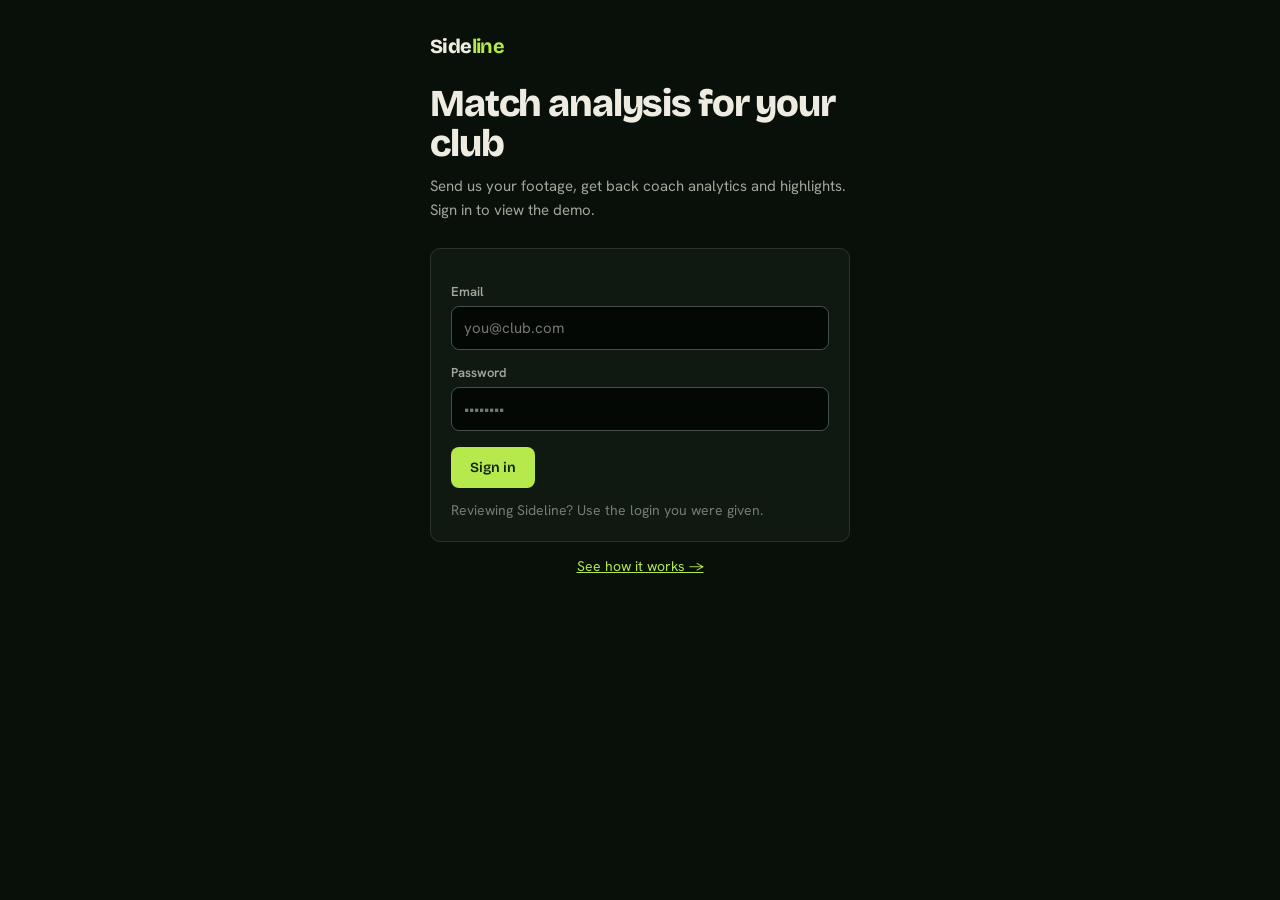
<file: site/index.html>
<!doctype html>
<html lang="en">
<head>
<meta charset="utf-8">
<meta name="viewport" content="width=device-width, initial-scale=1">
<title>Sideline — Sign in</title>
<link rel="preconnect" href="https://fonts.googleapis.com">
<link rel="preconnect" href="https://fonts.gstatic.com" crossorigin>
<link href="https://fonts.googleapis.com/css2?family=Bricolage+Grotesque:opsz,wght@12..96,400..800&family=Hanken+Grotesk:wght@400;500;600;700&family=JetBrains+Mono:wght@400;500;600&display=swap" rel="stylesheet">
<link rel="stylesheet" href="styles.css">
</head>
<body>
<div class="wrap" style="max-width:460px">
  <header class="top"><a class="brand" href="index.html">Side<b>line</b></a></header>
  <h1>Match analysis for your club</h1>
  <p class="sub">Send us your footage, get back coach analytics and highlights.
     Sign in to view the demo.</p>
  <div class="card">
    <label for="email">Email</label>
    <input id="email" type="email" placeholder="you@club.com" autocomplete="email">

    <label for="password" style="margin-top:14px">Password</label>
    <input id="password" type="password" autocomplete="current-password" placeholder="••••••••">

    <div style="margin-top:16px">
      <button id="verify" class="btn btn-primary">Sign in</button>
    </div>
    <p id="msg" class="msg"></p>
    <p class="msg" style="opacity:.7">Reviewing Sideline? Use the login you were given.</p>
  </div>
  <p class="msg" style="margin-top:14px;text-align:center"><a href="demo.html">See how it works →</a></p>
</div>
<script type="module">
  import { sb, el } from "./js/api.js";
  import { signIn } from "./js/auth.js";

  // already signed in (or just verified a code) → go to jobs
  sb.auth.onAuthStateChange((_event, session) => {
    if (session) location.replace("jobs.html");
  });
  const { data: { session } } = await sb.auth.getSession();
  if (session) location.replace("jobs.html");

  const msg = el("msg");
  function show(text, isErr = false) {
    msg.textContent = text;
    msg.className = isErr ? "msg err" : "msg";
  }

  // Email + password sign-in. On success signInWithPassword stores the session;
  // redirect explicitly rather than depending on onAuthStateChange timing.
  async function doVerify() {
    const email = el("email").value.trim();
    if (!email) return show("Enter your email.", true);
    el("verify").disabled = true;
    show("Signing you in…");
    const r = await signIn(sb, email, el("password").value);
    el("verify").disabled = false;
    if (!r.ok) return show(r.message, true);
    show("Signed in — taking you to your matches…");
    location.replace("jobs.html");
  }
  el("verify").onclick = doVerify;
  el("password").onkeydown = (e) => { if (e.key === "Enter") doVerify(); };
</script>
</body>
</html>
</file>
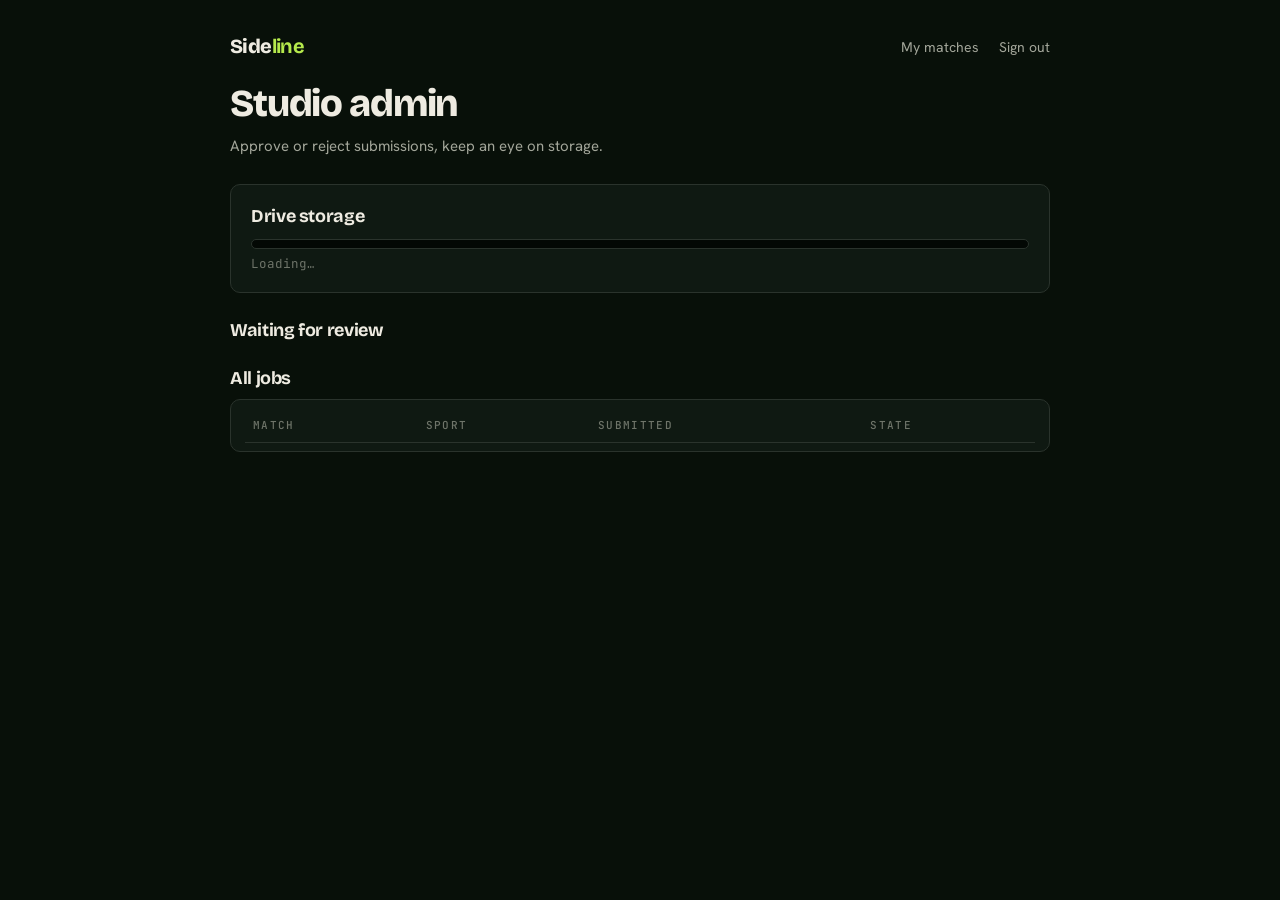
<file: site/admin.html>
<!doctype html>
<html lang="en">
<head>
<meta charset="utf-8">
<meta name="viewport" content="width=device-width, initial-scale=1">
<title>Sideline — Admin</title>
<link rel="preconnect" href="https://fonts.googleapis.com">
<link rel="preconnect" href="https://fonts.gstatic.com" crossorigin>
<link href="https://fonts.googleapis.com/css2?family=Bricolage+Grotesque:opsz,wght@12..96,400..800&family=Hanken+Grotesk:wght@400;500;600;700&family=JetBrains+Mono:wght@400;500;600&display=swap" rel="stylesheet">
<link rel="stylesheet" href="styles.css">
</head>
<body>
<div class="wrap">
  <header class="top">
    <a class="brand" href="jobs.html">Side<b>line</b></a>
    <nav>
      <a href="jobs.html">My matches</a>
      <a href="#" id="signout">Sign out</a>
    </nav>
  </header>
  <h1>Studio admin</h1>
  <p class="sub">Approve or reject submissions, keep an eye on storage.</p>

  <div class="card">
    <h3>Drive storage</h3>
    <div class="progress"><div id="quotaBar"></div></div>
    <p class="mono" id="quotaText">Loading…</p>
  </div>

  <h3 style="margin:26px 0 10px">Waiting for review</h3>
  <div id="pending" class="joblist"></div>

  <h3 style="margin:26px 0 10px">All jobs</h3>
  <div class="card" style="padding:8px 14px;overflow-x:auto">
    <table>
      <thead><tr><th>Match</th><th>Sport</th><th>Submitted</th><th>State</th></tr></thead>
      <tbody id="all"></tbody>
    </table>
  </div>
</div>
<script type="module">
  import { sb, el, esc, requireUser, isAdmin, initNav, callFn, fmtBytes }
    from "./js/api.js";
  import { friendlyState } from "./js/jobcopy.js";

  const user = await requireUser();
  if (!(await isAdmin(user.id))) {
    location.replace("jobs.html");
    throw new Error("not admin");
  }
  await initNav(user);

  async function loadQuota() {
    try {
      const q = await callFn("quota");
      const pct = q.limit_bytes
        ? Math.round((q.usage_bytes / q.limit_bytes) * 100) : 0;
      el("quotaBar").style.width = `${pct}%`;
      el("quotaText").textContent =
        `${fmtBytes(q.free_bytes)} free of ${fmtBytes(q.limit_bytes)} (${pct}% used)`;
    } catch {
      el("quotaText").textContent = "Couldn't read Drive quota.";
    }
  }

  async function loadJobs() {
    const { data: jobs } = await sb.from("jobs")
      .select("*").order("created_at", { ascending: false });
    const pending = (jobs ?? []).filter((j) =>
      ["submitted", "quota_waiting"].includes(j.state));

    el("pending").innerHTML = pending.length ? pending.map((j) => `
      <div class="card">
        <div class="row">
          <div>
            <div style="font-weight:600">${esc(j.match_name)}</div>
            <div class="mono">${esc(j.sport)} · ${j.declared_duration_min} min
              · ${esc((j.deliverables ?? []).join(", "))}
              · ${j.created_at.slice(0, 10)}</div>
          </div>
          <div style="display:flex;gap:8px">
            <button class="btn btn-primary" data-approve="${j.id}">Approve</button>
            <button class="btn btn-danger" data-reject="${j.id}">Reject</button>
          </div>
        </div>
      </div>`).join("")
      : `<p class="msg">Nothing waiting for review.</p>`;

    el("all").innerHTML = (jobs ?? []).map((j) => {
      const v = friendlyState(j);
      return `<tr>
        <td>${esc(j.match_name)}</td>
        <td>${esc(j.sport)}</td>
        <td class="mono">${j.created_at.slice(0, 10)}</td>
        <td><span class="badge ${v.tone}">${esc(v.label)}</span></td>
      </tr>`;
    }).join("");
  }

  document.addEventListener("click", async (e) => {
    const a = e.target.closest("[data-approve]");
    const r = e.target.closest("[data-reject]");
    if (!a && !r) return;
    const job_id = a ? a.dataset.approve : r.dataset.reject;
    const body = { job_id, action: a ? "approve" : "reject" };
    if (r) {
      const reason = prompt("Reason (emailed to the user, optional):");
      if (reason === null) return;        // operator cancelled
      if (reason.trim()) body.reason = reason.trim();
    }
    (a ?? r).disabled = true;
    try {
      await callFn("decide", body);
    } catch (err) {
      alert(err.message);
    }
    await Promise.all([loadJobs(), loadQuota()]);
  });

  await Promise.all([loadJobs(), loadQuota()]);
  setInterval(loadJobs, 10000);
</script>
</body>
</html>
</file>
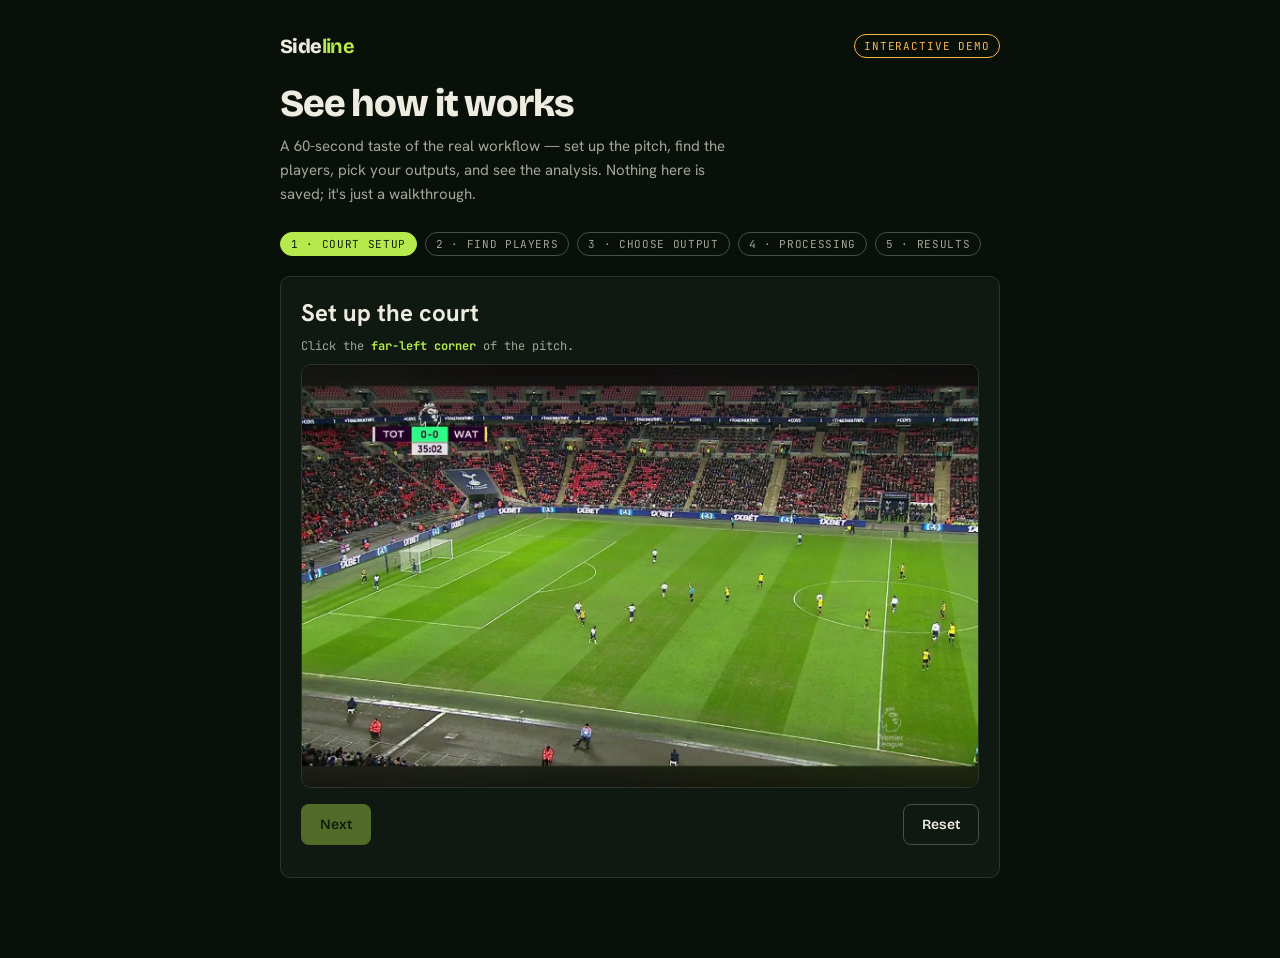
<file: site/demo.html>
<!doctype html>
<html lang="en">
<head>
<meta charset="utf-8">
<meta name="viewport" content="width=device-width, initial-scale=1">
<title>Sideline — See how it works</title>
<link rel="preconnect" href="https://fonts.googleapis.com">
<link rel="preconnect" href="https://fonts.gstatic.com" crossorigin>
<link href="https://fonts.googleapis.com/css2?family=Bricolage+Grotesque:opsz,wght@12..96,400..800&family=Hanken+Grotesk:wght@400;500;600;700&family=JetBrains+Mono:wght@400;500;600&display=swap" rel="stylesheet">
<link rel="stylesheet" href="styles.css">
<style>
  .steps{display:flex;gap:8px;margin:6px 0 20px;flex-wrap:wrap}
  .steps .dot{font-family:var(--mono);font-size:11px;letter-spacing:.06em;text-transform:uppercase;
    color:var(--muted);border:1px solid var(--line-2);border-radius:99px;padding:4px 10px}
  .steps .dot.on{color:var(--accent-ink);background:var(--accent);border-color:var(--accent)}
  .steps .dot.done{color:var(--accent);border-color:var(--accent)}
  .stage{position:relative}
  canvas#frame{max-width:100%;height:auto;border:1px solid var(--line);border-radius:10px;cursor:crosshair;display:block}
  .hint{font-family:var(--mono);font-size:12px;color:var(--muted);margin:10px 0}
  .hint b{color:var(--accent)}
  .row{display:flex;gap:10px;align-items:center;flex-wrap:wrap;margin-top:16px}
  .checks{display:flex;flex-direction:column;gap:10px;margin-top:6px}
  .checks label{display:flex;gap:10px;align-items:center;font-size:15px;cursor:pointer}
  .tagrow{display:flex;gap:10px;align-items:center;margin-top:10px}
  .tagrow input{max-width:220px}
  .bar{height:10px;background:var(--surface-2);border:1px solid var(--line);border-radius:99px;overflow:hidden;margin:14px 0}
  .bar>i{display:block;height:100%;width:0;background:var(--accent);transition:width .5s var(--ease)}
  .grid{display:grid;grid-template-columns:repeat(auto-fit,minmax(200px,1fr));gap:12px;margin-top:8px}
  .grid figure{margin:0}
  .grid img{width:100%;border:1px solid var(--line);border-radius:10px;display:block}
  .grid figcaption{font-family:var(--mono);font-size:11px;color:var(--muted);margin-top:6px;text-transform:uppercase;letter-spacing:.06em}
  .demonote{font-family:var(--mono);font-size:11px;color:var(--muted);letter-spacing:.05em}
</style>
</head>
<body>
<div class="wrap" style="max-width:760px">
  <header class="top">
    <a class="brand" href="index.html">Side<b>line</b></a>
    <span class="badge warn">Interactive demo</span>
  </header>

  <h1>See how it works</h1>
  <p class="sub">A 60-second taste of the real workflow — set up the pitch, find the players,
     pick your outputs, and see the analysis. Nothing here is saved; it's just a walkthrough.</p>

  <div class="steps" id="stepbar">
    <span class="dot" data-i="0">1 · Court setup</span>
    <span class="dot" data-i="1">2 · Find players</span>
    <span class="dot" data-i="2">3 · Choose output</span>
    <span class="dot" data-i="3">4 · Processing</span>
    <span class="dot" data-i="4">5 · Results</span>
  </div>

  <!-- STEP 1 -->
  <section id="step-setup" class="card stage">
    <h2 style="margin:0 0 8px">Set up the court</h2>
    <p class="hint" id="setup-hint">Click the <b>far-left corner</b> of the pitch.</p>
    <canvas id="frame" width="720" height="405"></canvas>
    <div class="row">
      <button id="setup-next" class="btn btn-primary" disabled>Next</button>
      <button id="setup-reset" class="btn btn-ghost">Reset</button>
    </div>
    <p class="msg" id="setup-msg"></p>
  </section>

  <!-- STEP 2 -->
  <section id="step-players" class="card stage hidden">
    <h2 style="margin:0 0 8px">Find the players</h2>
    <p class="hint">We detect and track every player automatically. Optionally name a couple.</p>
    <img id="tracked" src="demo/football_tracked.jpg" alt="Tracked players" style="max-width:100%;border:1px solid var(--line);border-radius:10px;display:block">
    <div class="tagrow"><span class="demonote">Player&nbsp;#7</span><input type="text" placeholder="e.g. Son"></div>
    <div class="tagrow"><span class="demonote">Player&nbsp;#5</span><input type="text" placeholder="e.g. Romero"></div>
    <div class="row">
      <button id="players-next" class="btn btn-primary">Next</button>
      <button class="btn btn-ghost" data-back="0">Back</button>
    </div>
  </section>

  <!-- STEP 3 -->
  <section id="step-output" class="card stage hidden">
    <h2 style="margin:0 0 8px">Choose your outputs</h2>
    <p class="hint">Pick what you want back for this match.</p>
    <div class="checks">
      <label><input type="checkbox" checked> Coach analytics <span class="demonote">— heatmaps, distances, positions</span></label>
      <label><input type="checkbox" checked> Event highlights <span class="demonote">— shots, key moments</span></label>
      <label><input type="checkbox" checked> Player highlights <span class="demonote">— per-player reels</span></label>
    </div>
    <div class="row">
      <button id="output-run" class="btn btn-primary">Run analysis</button>
      <button class="btn btn-ghost" data-back="1">Back</button>
    </div>
  </section>

  <!-- STEP 4 -->
  <section id="step-processing" class="card stage hidden">
    <h2 style="margin:0 0 8px">Processing your match…</h2>
    <div class="bar"><i id="bar-fill"></i></div>
    <p class="hint" id="proc-stage">Starting…</p>
    <p class="demonote">In the real product this runs on our side — you just wait for the email.</p>
  </section>

  <!-- STEP 5 -->
  <section id="step-results" class="card stage hidden">
    <h2 style="margin:0 0 8px">Your analysis is ready</h2>
    <p class="hint">Real coach analytics from a Tottenham vs Watford match. Every match gets its own set.</p>
    <div class="grid">
      <figure><img src="demo/results/heatmap_team.png" alt="Team heatmap"><figcaption>Team heatmap</figcaption></figure>
      <figure><img src="demo/results/heatmap_a.png" alt="Formation"><figcaption>Formation</figcaption></figure>
      <figure><img src="demo/results/heatmap_b.png" alt="Territory control"><figcaption>Territory control</figcaption></figure>
    </div>
    <p class="msg demonote">Real output from a processed match — submit yours and we do the same.</p>
    <div class="row">
      <a id="results-open" class="btn btn-primary" href="jobs.html">Open the full results</a>
      <button class="btn btn-ghost" id="restart">Run the demo again</button>
    </div>
  </section>
</div>

<script type="module">
  import { worldCorners, computeHomography, project } from "./js/calibration.js";
  import { pitchSegments } from "./js/pitchmodel.js";

  // Where "Open the full results" points. Swapped to the real Tottenham
  // results_url once that job is ready (see plan Task 6).
  const RESULTS_URL = "https://drive.google.com/drive/folders/1mJctlRymvO0KrtRSyI0JhCVO9wVjUw-K";
  document.getElementById("results-open").href = RESULTS_URL;

  const el = (id) => document.getElementById(id);
  const sections = ["step-setup", "step-players", "step-output", "step-processing", "step-results"];
  const dots = [...document.querySelectorAll("#stepbar .dot")];
  let current = 0;

  function showStep(i) {
    current = i;
    sections.forEach((id, k) => el(id).classList.toggle("hidden", k !== i));
    dots.forEach((d, k) => {
      d.classList.toggle("on", k === i);
      d.classList.toggle("done", k < i);
    });
    window.scrollTo({ top: 0, behavior: "smooth" });
  }
  document.querySelectorAll("[data-back]").forEach((b) =>
    b.addEventListener("click", () => showStep(Number(b.dataset.back))));

  // ---- Step 1: court setup (real homography) ----
  const canvas = el("frame");
  const ctx = canvas.getContext("2d");
  const CORNERS = ["far-left corner", "far-right corner", "near-right corner", "near-left corner"];
  const img = new Image();
  let clicks = [];

  img.onload = () => {
    const w = Math.min(720, img.naturalWidth);
    const scale = w / img.naturalWidth;
    canvas.width = w;
    canvas.height = Math.round(img.naturalHeight * scale);
    redraw();
  };
  img.src = "demo/football_frame.jpg";

  function redraw(overlay = null) {
    ctx.drawImage(img, 0, 0, canvas.width, canvas.height);
    // clicked points
    ctx.fillStyle = "#39FF88";
    clicks.forEach(([x, y], i) => {
      ctx.beginPath(); ctx.arc(x, y, 5, 0, 2 * Math.PI); ctx.fill();
      ctx.font = "12px monospace"; ctx.fillText(String(i + 1), x + 8, y - 8);
    });
    if (overlay) {
      ctx.strokeStyle = "#39FF88"; ctx.lineWidth = 2;
      for (const poly of pitchSegments()) {
        ctx.beginPath();
        poly.forEach(([mx, my], i) => {
          const [px, py] = project(overlay, [mx, my]);
          i === 0 ? ctx.moveTo(px, py) : ctx.lineTo(px, py);
        });
        ctx.stroke();
      }
    }
  }

  canvas.addEventListener("click", (e) => {
    if (clicks.length >= 4) return;
    const rect = canvas.getBoundingClientRect();
    const x = (e.clientX - rect.left) * (canvas.width / rect.width);
    const y = (e.clientY - rect.top) * (canvas.height / rect.height);
    clicks.push([x, y]);
    redraw();
    if (clicks.length < 4) {
      el("setup-hint").innerHTML = `Click the <b>${CORNERS[clicks.length]}</b>.`;
    } else {
      const H = computeHomography(worldCorners(), clicks);
      if (!H) {
        el("setup-msg").textContent = "Those points don't form a pitch — reset and try again.";
        el("setup-msg").className = "msg err";
        return;
      }
      redraw(H);
      el("setup-hint").innerHTML = "Nice — the pitch model is locked onto your corners. That drives every metric.";
      el("setup-msg").textContent = "";
      el("setup-next").disabled = false;
    }
  });

  el("setup-reset").addEventListener("click", () => {
    clicks = [];
    el("setup-next").disabled = true;
    el("setup-msg").textContent = "";
    el("setup-hint").innerHTML = "Click the <b>far-left corner</b> of the pitch.";
    redraw();
  });

  el("setup-next").addEventListener("click", () => showStep(1));
  el("players-next").addEventListener("click", () => showStep(2));

  // ---- Step 4: fake processing through the real stage labels ----
  const STAGES = ["Decoding video", "Tracking players", "Assigning teams",
    "Computing analytics", "Finding involvement", "Rendering highlights", "Packaging results"];

  el("output-run").addEventListener("click", () => {
    showStep(3);
    el("bar-fill").style.width = "0";
    let i = 0;
    const tick = () => {
      el("proc-stage").textContent = STAGES[i] + "…";
      el("bar-fill").style.width = Math.round(((i + 1) / STAGES.length) * 100) + "%";
      i++;
      if (i < STAGES.length) {
        setTimeout(tick, 1200);
      } else {
        setTimeout(() => showStep(4), 900);
      }
    };
    tick();
  });

  el("restart").addEventListener("click", () => {
    el("setup-reset").click();
    showStep(0);
  });

  showStep(0);
</script>
</body>
</html>
</file>
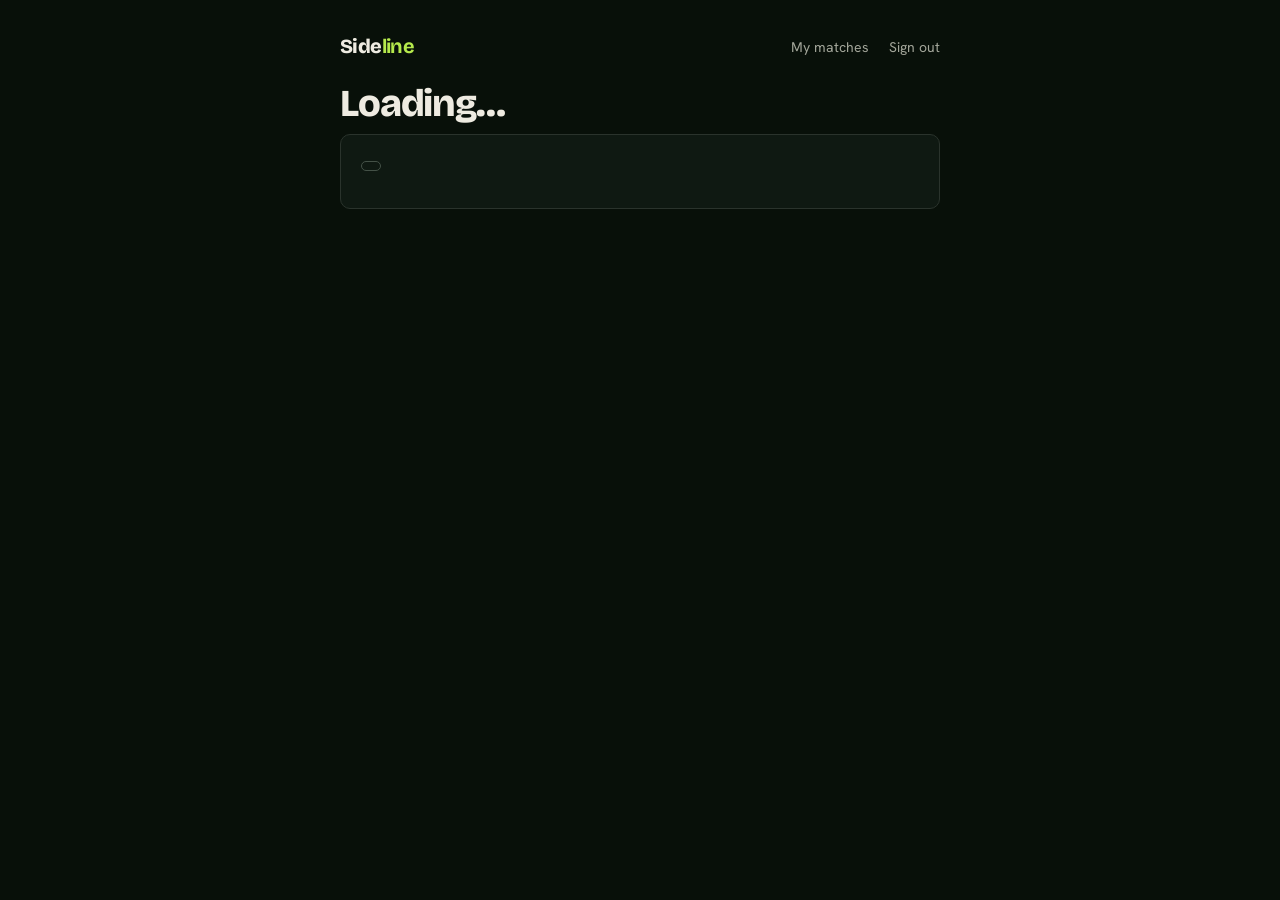
<file: site/job.html>
<!doctype html>
<html lang="en">
<head>
<meta charset="utf-8">
<meta name="viewport" content="width=device-width, initial-scale=1">
<title>Sideline — Match status</title>
<link rel="preconnect" href="https://fonts.googleapis.com">
<link rel="preconnect" href="https://fonts.gstatic.com" crossorigin>
<link href="https://fonts.googleapis.com/css2?family=Bricolage+Grotesque:opsz,wght@12..96,400..800&family=Hanken+Grotesk:wght@400;500;600;700&family=JetBrains+Mono:wght@400;500;600&display=swap" rel="stylesheet">
<link rel="stylesheet" href="styles.css">
</head>
<body>
<div class="wrap" style="max-width:640px">
  <header class="top">
    <a class="brand" href="jobs.html">Side<b>line</b></a>
    <nav>
      <a href="jobs.html">My matches</a>
      <a href="admin.html" id="adminLink" class="hidden">Admin</a>
      <a href="#" id="signout">Sign out</a>
    </nav>
  </header>
  <p class="mono" id="meta"></p>
  <h1 id="title">Loading…</h1>
  <div class="card">
    <span class="badge" id="stateBadge"></span>
    <p class="msg" id="detail"></p>
    <div id="stageWrap" class="hidden">
      <div class="progress"><div id="stageBar"></div></div>
      <p class="mono" id="stageText"></p>
    </div>
  </div>
  <div class="card hidden" id="uploadCard">
    <h3>Upload your footage</h3>
    <label for="file">Your match video</label>
    <input id="file" type="file" accept="video/*">
    <div style="margin-top:14px;display:flex;gap:8px">
      <button id="startUpload" class="btn btn-primary" disabled>Start upload</button>
      <button id="pauseUpload" class="btn btn-ghost hidden">Pause</button>
    </div>
    <div id="progressWrap" class="hidden">
      <div class="progress"><div id="bar"></div></div>
      <p class="mono" id="pct"></p>
    </div>
    <p id="upMsg" class="msg"></p>
  </div>
  <div class="card hidden" id="resultsCard">
    <h3>Your analysis</h3>
    <p class="msg" id="expiry"></p>
    <a id="resultsLink" class="btn btn-primary" target="_blank" rel="noopener">
      Open your results</a>
  </div>
</div>
<script type="module">
  import { sb, el, requireUser, initNav, callFn, fmtBytes } from "./js/api.js";
  import { friendlyState } from "./js/jobcopy.js";
  import { DriveUploader } from "./js/upload.js";

  const user = await requireUser();
  await initNav(user);
  const jobId = new URLSearchParams(location.search).get("id");
  let uploading = false;
  let uploader = null;

  async function load() {
    const { data: job } = await sb.from("jobs")
      .select("*").eq("id", jobId).maybeSingle();
    if (!job) {
      el("title").textContent = "Match not found";
      el("detail").textContent =
        "This link doesn't point to one of your matches.";
      return;
    }
    render(job);
  }

  function render(job) {
    const v = friendlyState(job);
    el("title").textContent = job.match_name;
    el("meta").textContent = `${job.sport} · ${job.declared_duration_min} min` +
      ` · submitted ${job.created_at.slice(0, 10)}`;
    el("stateBadge").textContent = v.label;
    el("stateBadge").className = `badge ${v.tone}`;
    el("detail").textContent = v.detail;

    const showStage = ["processing", "operator_action"].includes(job.state);
    el("stageWrap").classList.toggle("hidden", !showStage);
    if (showStage) {
      el("stageBar").style.width = `${job.progress ?? 0}%`;
      el("stageText").textContent = `${job.progress ?? 0}%`;
    }

    el("uploadCard").classList.toggle("hidden", !(v.showUpload || uploading));
    el("resultsCard").classList.toggle("hidden", !v.showResults);
    if (v.showResults) {
      el("resultsLink").href = job.results_url;
      el("expiry").textContent = job.expires_at
        ? `Available until ${job.expires_at.slice(0, 10)} — download it soon.`
        : "";
    }
  }

  el("file").onchange = () => {
    el("startUpload").disabled = !el("file").files.length;
  };

  async function runUpload(offset) {
    uploading = true;
    el("pauseUpload").classList.remove("hidden");
    el("pauseUpload").textContent = "Pause";
    try {
      const driveFile = await uploader.start(offset);
      await callFn("complete-upload", { job_id: jobId, drive_file_id: driveFile.id });
      localStorage.removeItem(`session_${jobId}`);
      uploading = false;
      el("upMsg").textContent = "Upload complete!";
      el("upMsg").className = "msg";
      el("pauseUpload").classList.add("hidden");
      el("progressWrap").classList.add("hidden");
      await load();
    } catch (e) {
      uploading = false;
      if (e.paused) {
        el("upMsg").textContent = "Paused — click Resume to continue.";
        el("upMsg").className = "msg";
        return;
      }
      el("upMsg").textContent = e.message || "Upload failed — please try again.";
      el("upMsg").className = "msg err";
      el("pauseUpload").classList.add("hidden");
      el("startUpload").disabled = false;
    }
  }

  el("pauseUpload").onclick = async () => {
    if (!uploader) return;
    if (!uploader.paused) {
      uploader.pause();
      el("pauseUpload").textContent = "Resume";
    } else {
      await runUpload(await uploader.resumeOffset());
    }
  };

  el("startUpload").onclick = async () => {
    const file = el("file").files[0];
    if (!file) return;
    el("startUpload").disabled = true;
    el("upMsg").textContent = "";
    el("upMsg").className = "msg";

    // reuse an interrupted session if Drive still holds partial bytes for it
    let sessionUri = localStorage.getItem(`session_${jobId}`);
    let offset = 0;
    if (sessionUri) {
      const probe = new DriveUploader(file, sessionUri);
      offset = await probe.resumeOffset();
      if (!offset) sessionUri = null; // dead/expired/empty — mint a fresh one
    }
    if (!sessionUri) {
      try {
        const minted = await callFn("mint-upload", {
          job_id: jobId, file_size: file.size,
          mime_type: file.type || "video/mp4",
        });
        if (minted.queued) {  // Drive is full — quota_waiting (spec §8)
          el("upMsg").textContent = minted.message;
          el("startUpload").disabled = false;
          await load();
          return;
        }
        sessionUri = minted.session_uri;
        localStorage.setItem(`session_${jobId}`, sessionUri);
      } catch (e) {
        el("upMsg").textContent = e.message;
        el("upMsg").className = "msg err";
        el("startUpload").disabled = false;
        return;
      }
    }

    uploader = new DriveUploader(file, sessionUri, (pct) => {
      el("bar").style.width = `${pct}%`;
      el("pct").textContent = `${pct}% of ${fmtBytes(file.size)}`;
    });
    el("progressWrap").classList.remove("hidden");
    await runUpload(offset);
  };

  await load();
  setInterval(() => { if (!uploading) load(); }, 5000);
</script>
</body>
</html>
</file>
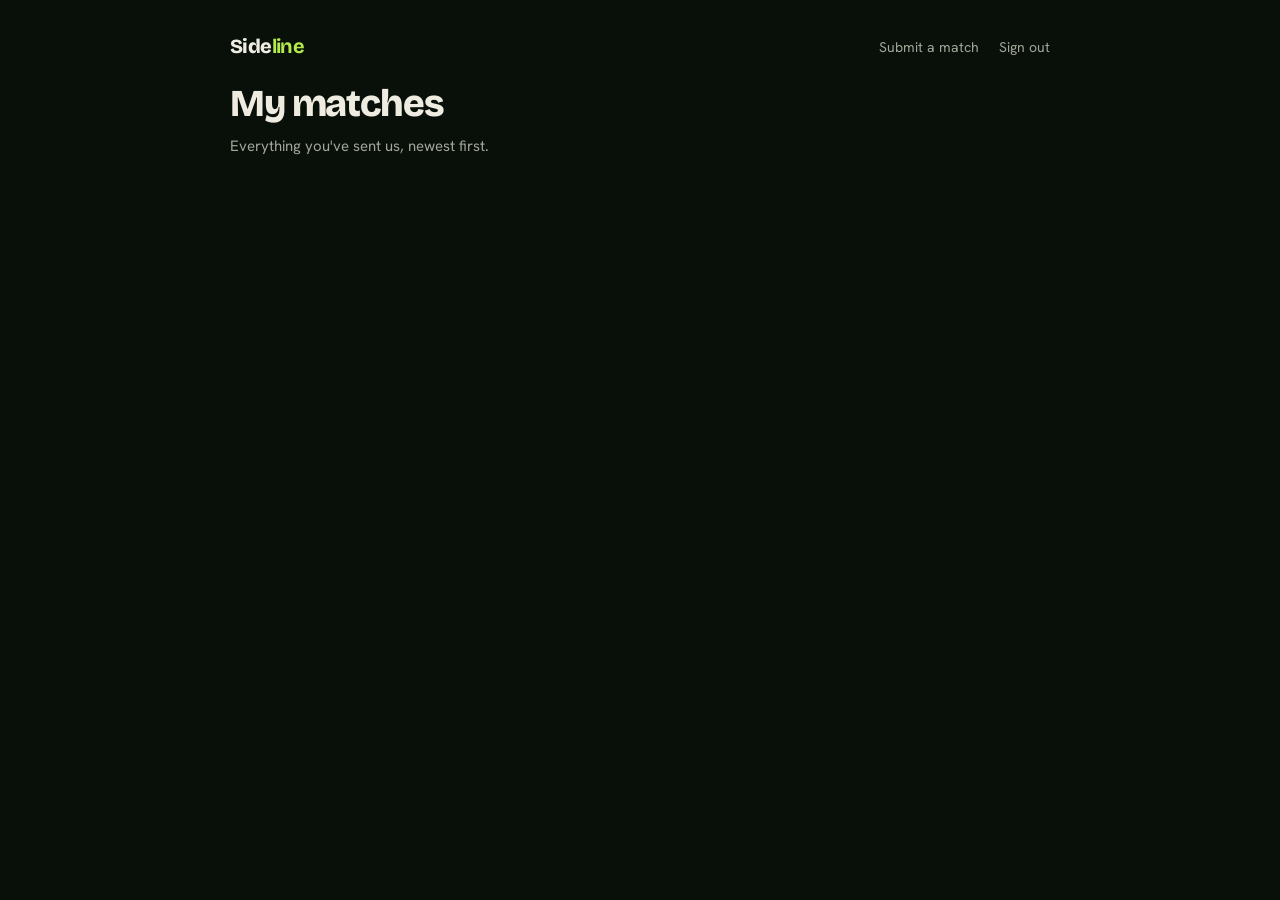
<file: site/jobs.html>
<!doctype html>
<html lang="en">
<head>
<meta charset="utf-8">
<meta name="viewport" content="width=device-width, initial-scale=1">
<title>Sideline — My matches</title>
<link rel="preconnect" href="https://fonts.googleapis.com">
<link rel="preconnect" href="https://fonts.gstatic.com" crossorigin>
<link href="https://fonts.googleapis.com/css2?family=Bricolage+Grotesque:opsz,wght@12..96,400..800&family=Hanken+Grotesk:wght@400;500;600;700&family=JetBrains+Mono:wght@400;500;600&display=swap" rel="stylesheet">
<link rel="stylesheet" href="styles.css">
</head>
<body>
<div class="wrap">
  <header class="top">
    <a class="brand" href="jobs.html">Side<b>line</b></a>
    <nav>
      <a href="submit.html">Submit a match</a>
      <a href="admin.html" id="adminLink" class="hidden">Admin</a>
      <a href="#" id="signout">Sign out</a>
    </nav>
  </header>
  <h1>My matches</h1>
  <p class="sub">Everything you've sent us, newest first.</p>
  <div id="list" class="joblist"></div>
</div>
<script type="module">
  import { sb, el, esc, requireUser, initNav } from "./js/api.js";
  import { friendlyState } from "./js/jobcopy.js";

  const user = await requireUser();
  await initNav(user);

  const { data: jobs, error } = await sb.from("jobs")
    .select("*").order("created_at", { ascending: false });

  const list = el("list");
  if (error) {
    list.innerHTML = `<p class="msg err">Couldn't load your matches. Please refresh.</p>`;
  } else if (!jobs.length) {
    list.innerHTML = `<p class="msg">No matches yet —
      <a href="submit.html">submit your first one</a>.</p>`;
  } else {
    list.innerHTML = jobs.map((j) => {
      const v = friendlyState(j);
      return `<a class="card" href="job.html?id=${j.id}">
        <div class="row">
          <div>
            <div style="font-weight:600">${esc(j.match_name)}</div>
            <div class="mono">${esc(j.sport)} · ${j.declared_duration_min} min
              · ${j.created_at.slice(0, 10)}</div>
          </div>
          <span class="badge ${v.tone}">${esc(v.label)}</span>
        </div>
      </a>`;
    }).join("");
  }
</script>
</body>
</html>
</file>
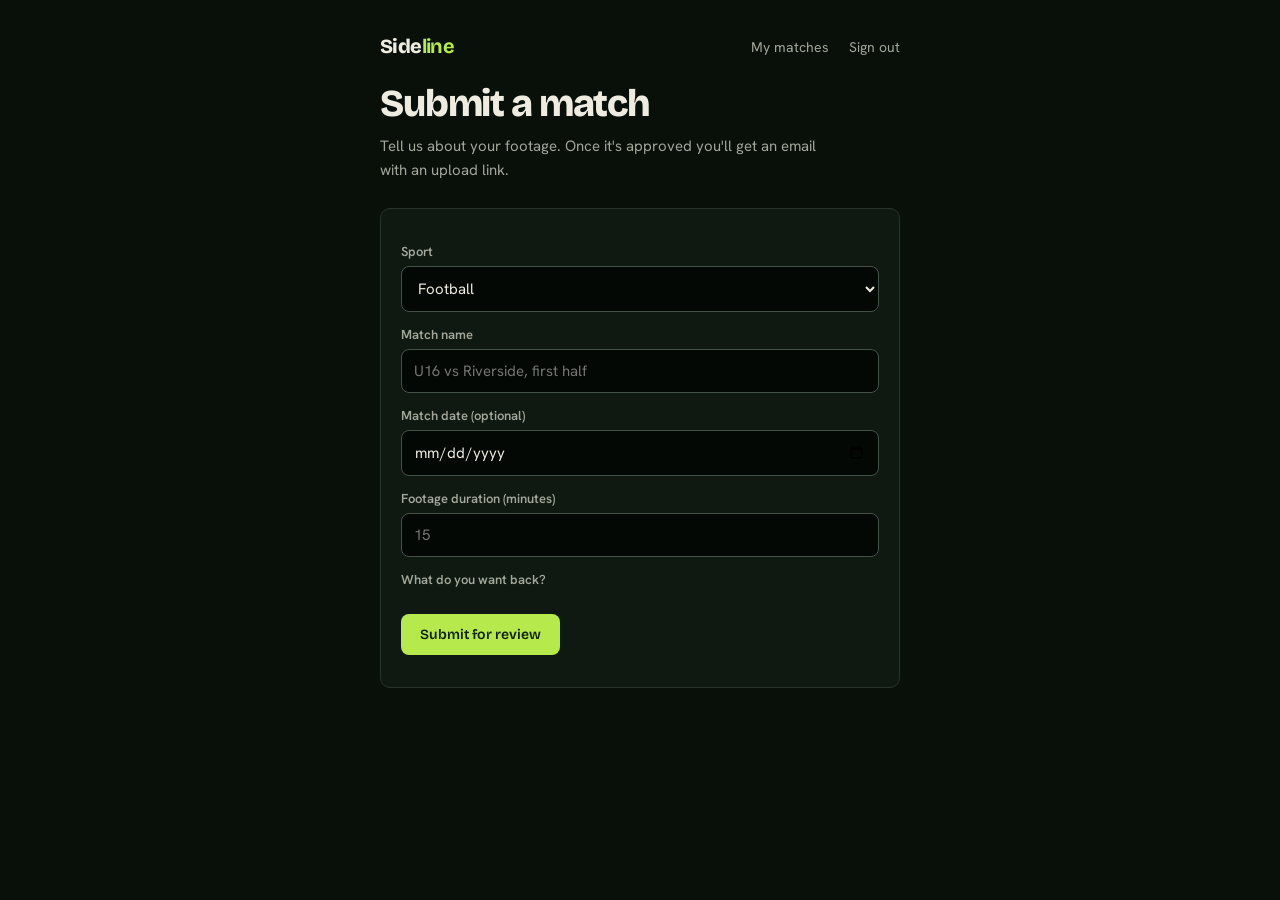
<file: site/submit.html>
<!doctype html>
<html lang="en">
<head>
<meta charset="utf-8">
<meta name="viewport" content="width=device-width, initial-scale=1">
<title>Sideline — Submit a match</title>
<link rel="preconnect" href="https://fonts.googleapis.com">
<link rel="preconnect" href="https://fonts.gstatic.com" crossorigin>
<link href="https://fonts.googleapis.com/css2?family=Bricolage+Grotesque:opsz,wght@12..96,400..800&family=Hanken+Grotesk:wght@400;500;600;700&family=JetBrains+Mono:wght@400;500;600&display=swap" rel="stylesheet">
<link rel="stylesheet" href="styles.css">
</head>
<body>
<div class="wrap" style="max-width:560px">
  <header class="top">
    <a class="brand" href="jobs.html">Side<b>line</b></a>
    <nav>
      <a href="jobs.html">My matches</a>
      <a href="admin.html" id="adminLink" class="hidden">Admin</a>
      <a href="#" id="signout">Sign out</a>
    </nav>
  </header>
  <h1>Submit a match</h1>
  <p class="sub">Tell us about your footage. Once it's approved you'll get an
     email with an upload link.</p>
  <div class="card">
    <label for="sport">Sport</label>
    <select id="sport">
      <option value="football">Football</option>
      <option value="basketball">Basketball</option>
    </select>
    <label for="matchName">Match name</label>
    <input id="matchName" maxlength="120" placeholder="U16 vs Riverside, first half">
    <label for="matchDate">Match date (optional)</label>
    <input id="matchDate" type="date">
    <label for="duration">Footage duration (minutes)</label>
    <input id="duration" type="number" min="1" max="240" placeholder="15">
    <label>What do you want back?</label>
    <div class="checks" id="checks"></div>
    <p id="scopeNote" class="msg hidden">Footage over 20 minutes gets coach
       analytics only for now.</p>
    <div style="margin-top:18px">
      <button id="submit" class="btn btn-primary">Submit for review</button>
    </div>
    <p id="msg" class="msg"></p>
  </div>
</div>
<script type="module">
  import { sb, el, requireUser, initNav } from "./js/api.js";
  import { ALL_DELIVERABLES, allowedDeliverables, restrictDeliverables }
    from "./js/jobcopy.js";

  const user = await requireUser();
  await initNav(user);

  const checks = el("checks");
  checks.innerHTML = ALL_DELIVERABLES.map(([key, label]) => `
    <label data-key="${key}">
      <input type="checkbox" value="${key}" ${key === "coach_analytics" ? "checked" : ""}>
      ${label}
    </label>`).join("");

  function refresh() {
    const allowed = allowedDeliverables(Number(el("duration").value || 0));
    for (const lab of checks.querySelectorAll("label")) {
      const ok = allowed.includes(lab.dataset.key);
      lab.classList.toggle("off", !ok);
      if (!ok) lab.querySelector("input").checked = lab.dataset.key === "coach_analytics";
    }
    el("scopeNote").classList.toggle("hidden", allowed.length > 1);
  }
  el("duration").oninput = refresh;
  refresh();

  el("submit").onclick = async () => {
    const duration = Number(el("duration").value);
    const name = el("matchName").value.trim();
    if (!name || !duration) {
      el("msg").textContent = "Please fill in the match name and duration.";
      el("msg").className = "msg err";
      return;
    }
    const picked = [...checks.querySelectorAll("input:checked")].map((c) => c.value);
    const deliverables = restrictDeliverables(duration, picked);
    el("submit").disabled = true;
    const { data, error } = await sb.from("jobs").insert({
      user_id: user.id,
      sport: el("sport").value,
      match_name: name,
      match_date: el("matchDate").value || null,
      declared_duration_min: duration,
      deliverables,
    }).select().single();
    if (error) {
      el("msg").textContent = "Couldn't submit — please check the form and try again.";
      el("msg").className = "msg err";
      el("submit").disabled = false;
      return;
    }
    location.href = `job.html?id=${data.id}`;
  };
</script>
</body>
</html>
</file>
<file: site/styles.css>
/* ============================================================
   SIDELINE — public site. Same tactics-board language as the
   local operator UI (Website/index.html), reduced to a page kit.
   ============================================================ */
:root{
  --ink:       oklch(16% 0.018 152);
  --ink-deep:  oklch(12.5% 0.016 152);
  --surface:   oklch(20% 0.020 152);
  --surface-2: oklch(24% 0.022 154);
  --surface-3: oklch(29% 0.024 154);
  --fg:        oklch(94% 0.014 95);
  --muted:     oklch(72% 0.018 120);
  --faint:     oklch(55% 0.018 130);
  --line:      oklch(31% 0.018 152);
  --line-2:    oklch(42% 0.022 152);
  --accent:    oklch(87% 0.19 126);
  --accent-2:  oklch(80% 0.17 128);
  --accent-ink:oklch(23% 0.05 140);
  --amber:     oklch(82% 0.14 75);
  --card-red:  oklch(63% 0.20 25);
  --font-display:'Bricolage Grotesque','Hanken Grotesk',system-ui,sans-serif;
  --font:        'Hanken Grotesk',system-ui,sans-serif;
  --mono:        'JetBrains Mono',ui-monospace,monospace;
  --r: 10px;
  --ease: cubic-bezier(.22,1,.36,1);
}
*{box-sizing:border-box;margin:0;padding:0}
body{font-family:var(--font);background:var(--ink);color:var(--fg);min-height:100vh;-webkit-font-smoothing:antialiased}
.wrap{max-width:860px;margin:0 auto;padding:28px 20px 80px}
header.top{display:flex;align-items:center;justify-content:space-between;gap:14px;padding:6px 0 26px;flex-wrap:wrap}
.brand{font-family:var(--font-display);font-weight:800;font-size:20px;letter-spacing:-.03em;text-decoration:none;color:var(--fg)}
.brand b{color:var(--accent)}
nav a{color:var(--muted);text-decoration:none;font-size:14px;margin-left:16px}
nav a:hover{color:var(--fg)}
h1{font-family:var(--font-display);font-weight:800;letter-spacing:-.03em;font-size:clamp(26px,5vw,38px);line-height:1.05;margin-bottom:10px}
h3{font-family:var(--font-display);font-weight:700;letter-spacing:-.02em;font-size:18px;margin-bottom:8px}
.sub{color:var(--muted);font-size:15px;line-height:1.6;max-width:56ch;margin-bottom:26px}
.card{background:var(--surface);border:1px solid var(--line);border-radius:var(--r);padding:20px}
.card+.card{margin-top:14px}
label{display:block;font-size:13px;color:var(--muted);margin:14px 0 6px;font-weight:600}
input,select{width:100%;padding:11px 12px;border-radius:8px;border:1px solid var(--line-2);background:var(--ink-deep);color:var(--fg);font-size:15px;font-family:inherit}
input:focus,select:focus{outline:2px solid var(--accent);outline-offset:-1px;border-color:transparent}
.checks{display:flex;flex-wrap:wrap;gap:10px;margin-top:8px}
.checks label{display:flex;align-items:center;gap:8px;margin:0;padding:10px 12px;border:1px solid var(--line-2);border-radius:8px;cursor:pointer;font-weight:500;color:var(--fg)}
.checks input{width:auto}
.checks label.off{opacity:.4;pointer-events:none}
.btn{display:inline-flex;align-items:center;gap:8px;padding:11px 18px;border-radius:8px;font-family:var(--font-display);font-weight:600;font-size:14px;border:1px solid transparent;cursor:pointer;transition:.2s var(--ease);text-decoration:none}
.btn-primary{background:var(--accent);color:var(--accent-ink)}
.btn-primary:hover{background:var(--accent-2);transform:translateY(-1px)}
.btn-ghost{background:transparent;color:var(--fg);border-color:var(--line-2)}
.btn-ghost:hover{background:var(--surface-2)}
.btn-danger{background:transparent;color:var(--card-red);border-color:var(--card-red)}
.btn[disabled]{opacity:.4;pointer-events:none}
.badge{display:inline-block;font-family:var(--mono);font-size:11px;letter-spacing:.08em;text-transform:uppercase;padding:4px 9px;border-radius:99px;border:1px solid var(--line-2);color:var(--muted)}
.badge.ok{color:var(--accent);border-color:var(--accent)}
.badge.warn{color:var(--amber);border-color:var(--amber)}
.badge.bad{color:var(--card-red);border-color:var(--card-red)}
.progress{height:10px;border-radius:99px;background:var(--ink-deep);border:1px solid var(--line);overflow:hidden;margin:12px 0 6px}
.progress>div{height:100%;background:var(--accent);width:0%;transition:width .3s var(--ease)}
.mono{font-family:var(--mono);font-size:12.5px;color:var(--faint)}
.msg{margin-top:12px;font-size:14px;color:var(--muted);line-height:1.5}
.msg.err{color:var(--card-red)}
.msg a{color:var(--accent)}
table{width:100%;border-collapse:collapse;font-size:14px}
th,td{text-align:left;padding:10px 8px;border-bottom:1px solid var(--line)}
th{font-family:var(--mono);font-size:11px;letter-spacing:.12em;text-transform:uppercase;color:var(--faint);font-weight:500}
.joblist a.card{display:block;text-decoration:none;color:inherit;transition:.2s var(--ease)}
.joblist a.card:hover{border-color:var(--line-2)}
.row{display:flex;justify-content:space-between;align-items:center;gap:12px;flex-wrap:wrap}
.hidden{display:none}
</file>
